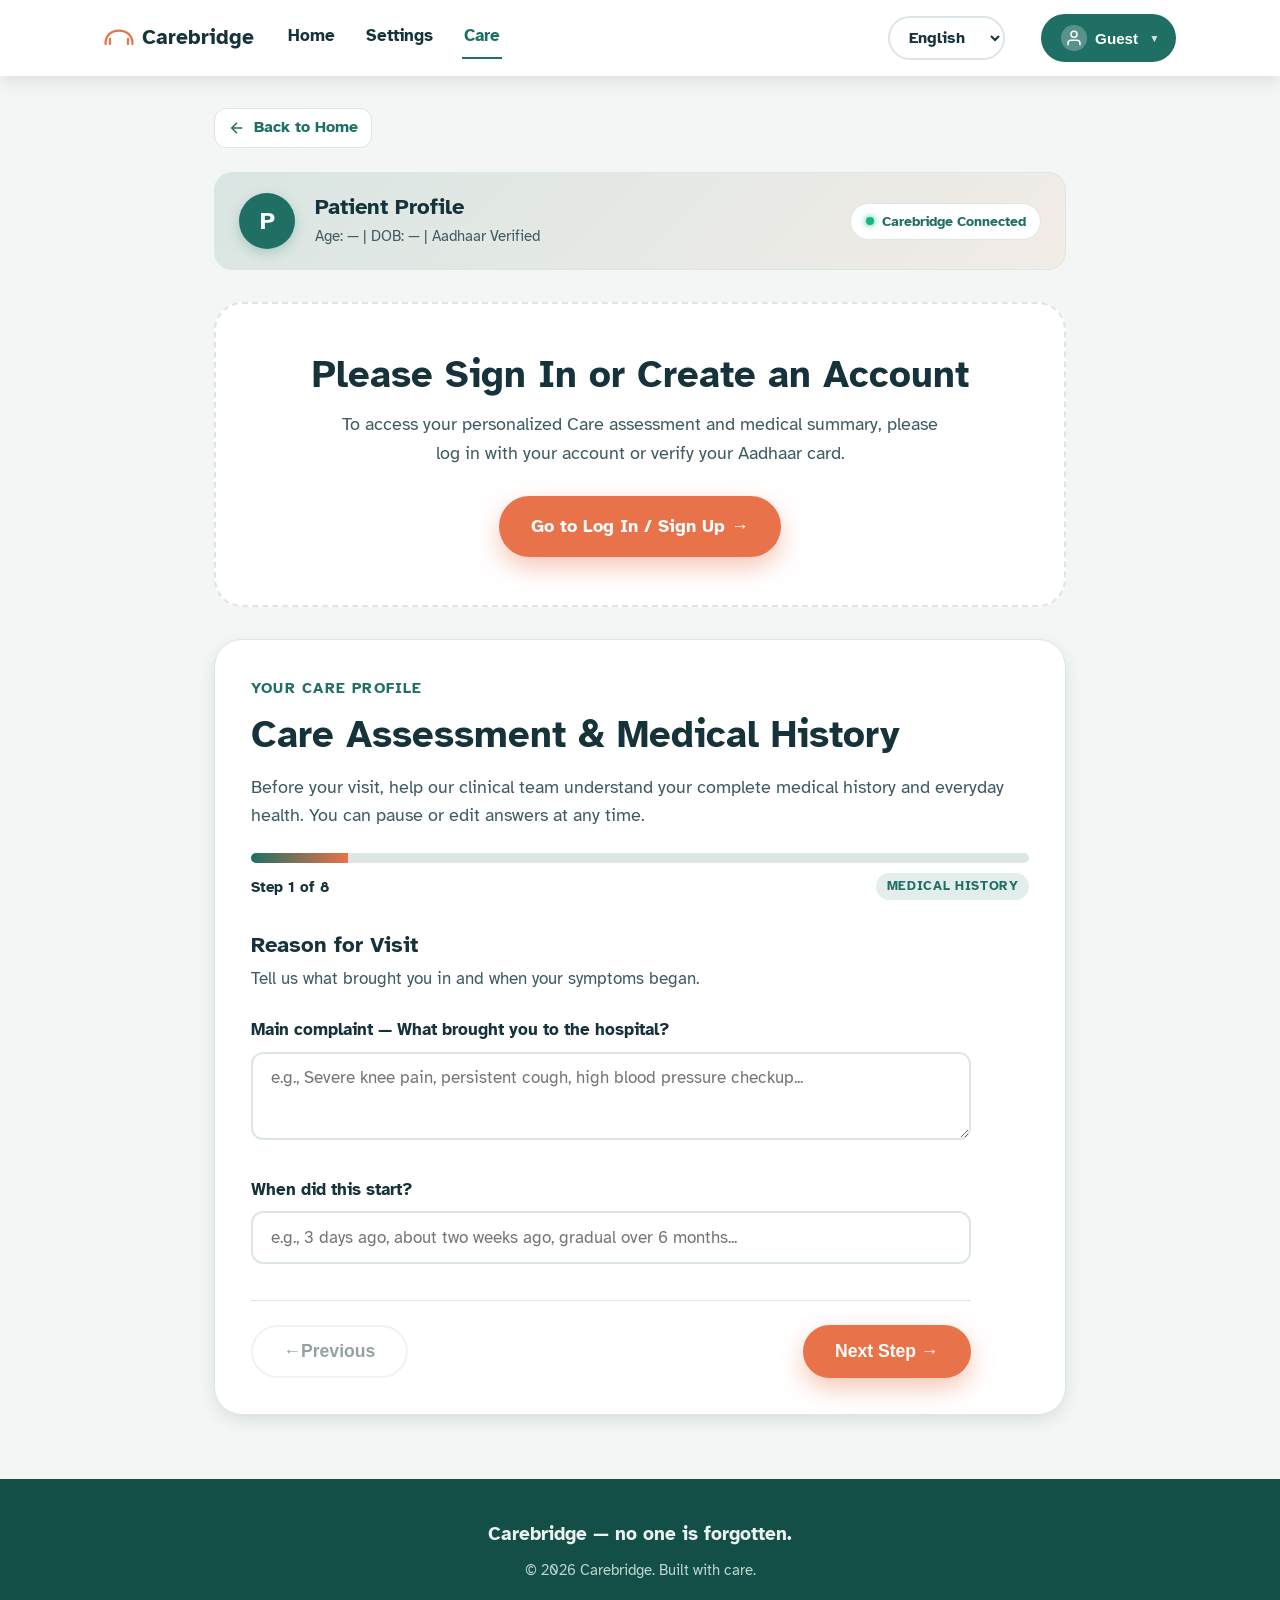
<file: care.html>
<!DOCTYPE html>
<html lang="en">
<head>
  <meta charset="UTF-8" />
  <meta name="viewport" content="width=device-width, initial-scale=1.0" />
  <title>Care Assessment & Health Summary — Carebridge</title>
  <meta name="description" content="Personalized Care assessment questionnaire and comprehensive medical summary on Carebridge." />

  <!-- Atkinson Hyperlegible Font -->
  <link rel="preconnect" href="https://fonts.googleapis.com" />
  <link rel="preconnect" href="https://fonts.gstatic.com" crossorigin />
  <link href="https://fonts.googleapis.com/css2?family=Atkinson+Hyperlegible:ital,wght@0,400;0,700;1,400&display=swap" rel="stylesheet" />

  <link rel="stylesheet" href="style.css" />
</head>
<body class="page-care">

  <!-- Skip link -->
  <a class="skip-link" href="#main" data-i18n="skip_to_content">Skip to main content</a>

  <!-- ============================= NAVIGATION ============================= -->
  <header class="nav nav--scrolled" id="nav">
    <div class="nav__inner">
      <a href="index.html" class="nav__brand">
        <span class="nav__brand-mark" aria-hidden="true">
          <svg viewBox="0 0 40 24" width="30" height="18">
            <path d="M2 20 C 2 8, 10 2, 20 2 C 30 2, 38 8, 38 20" fill="none" stroke="currentColor" stroke-width="3" stroke-linecap="round"/>
            <line x1="8" y1="20" x2="8" y2="13" stroke="currentColor" stroke-width="3" stroke-linecap="round"/>
            <line x1="32" y1="20" x2="32" y2="13" stroke="currentColor" stroke-width="3" stroke-linecap="round"/>
          </svg>
        </span>
        Carebridge
      </a>

      <nav class="nav__links" aria-label="Primary">
        <a href="index.html" data-i18n="nav_home">Home</a>
        <a href="index.html#settings" data-i18n="nav_settings">Settings</a>
        <a href="care.html" class="is-active" data-i18n="nav_care">Care</a>
      </nav>

      <div class="nav__lang">
        <label for="lang-select" class="visually-hidden" data-i18n="settings_lang_label">Language</label>
        <select id="lang-select" aria-label="Choose language">
          <option value="en" selected>English</option>
          <option value="es">Español</option>
          <option value="hi">हिन्दी</option>
          <option value="fr">Français</option>
        </select>
      </div>

      <div class="nav__auth" id="auth-container">
        <button type="button" id="auth-trigger" class="btn btn--auth is-logged-in" aria-haspopup="menu" aria-controls="user-dropdown" aria-expanded="false">
          <span class="auth-avatar" id="auth-avatar" aria-hidden="true">
            <svg viewBox="0 0 24 24" width="18" height="18" fill="none" stroke="currentColor" stroke-width="2" stroke-linecap="round" stroke-linejoin="round">
              <path d="M20 21v-2a4 4 0 0 0-4-4H8a4 4 0 0 0-4 4v2"></path>
              <circle cx="12" cy="7" r="4"></circle>
            </svg>
          </span>
          <span id="auth-trigger-label" data-i18n="auth_trigger">Patient</span>
          <span class="nav__auth-chevron" id="auth-chevron" aria-hidden="true">▼</span>
        </button>

        <!-- User Dropdown Menu -->
        <div class="user-dropdown" id="user-dropdown" role="menu" hidden>
          <div class="user-dropdown__header">
            <div class="user-dropdown__avatar" id="dropdown-avatar">P</div>
            <div class="user-dropdown__info">
              <p class="user-dropdown__name" id="dropdown-user-name">Patient Name</p>
              <p class="user-dropdown__meta" id="dropdown-user-meta">Age: — | Verified Patient</p>
            </div>
          </div>
          <div class="user-dropdown__body">
            <p class="user-dropdown__addr" id="dropdown-user-addr">—</p>
          </div>
          <div class="user-dropdown__actions">
            <button type="button" class="user-dropdown__item" id="dropdown-switch-btn" role="menuitem">
              <svg viewBox="0 0 24 24" width="16" height="16" fill="none" stroke="currentColor" stroke-width="2"><polyline points="16 3 21 3 21 8"/><line x1="4" y1="20" x2="21" y2="3"/><polyline points="21 16 21 21 16 21"/><line x1="15" y1="15" x2="21" y2="21"/><line x1="4" y1="4" x2="9" y2="9"/></svg>
              <span data-i18n="dropdown_switch">Switch Account</span>
            </button>
            <button type="button" class="user-dropdown__item user-dropdown__item--logout" id="dropdown-logout-btn" role="menuitem">
              <svg viewBox="0 0 24 24" width="16" height="16" fill="none" stroke="currentColor" stroke-width="2"><path d="M9 21H5a2 2 0 0 1-2-2V5a2 2 0 0 1 2-2h4"/><polyline points="16 17 21 12 16 7"/><line x1="21" y1="12" x2="9" y2="12"/></svg>
              <span data-i18n="dropdown_logout">Log out</span>
            </button>
          </div>
        </div>
      </div>
    </div>
  </header>

  <!-- ============================= CARE CONTENT ============================= -->
  <main id="main" class="care-main">
    <div class="section__inner care-page-inner">

      <!-- Breadcrumbs / Back navigation -->
      <div class="care-breadcrumb">
        <a href="index.html" class="care-back-link">
          <svg viewBox="0 0 24 24" width="18" height="18" fill="none" stroke="currentColor" stroke-width="2"><line x1="19" y1="12" x2="5" y2="12"/><polyline points="12 19 5 12 12 5"/></svg>
          <span data-i18n="back_to_home">Back to Home</span>
        </a>
      </div>

      <!-- Patient Banner -->
      <div class="care-patient-banner" id="care-patient-banner">
        <div class="care-patient-banner__avatar" id="care-avatar">P</div>
        <div class="care-patient-banner__details">
          <h1 class="care-patient-banner__name" id="care-patient-name">Patient Profile</h1>
          <p class="care-patient-banner__sub" id="care-patient-sub">Age: — | DOB: — | Aadhaar Verified</p>
        </div>
        <div class="care-patient-banner__badge">
          <span class="status-dot"></span> <span data-i18n="status_connected">Carebridge Connected</span>
        </div>
      </div>

      <!-- Guest Prompt (shown only if unauthenticated visitor lands here) -->
      <div class="care-guest-card" id="care-guest-card" hidden>
        <h2 data-i18n="care_guest_title">Please Sign In or Create an Account</h2>
        <p data-i18n="care_guest_desc">To access your personalized Care assessment and medical summary, please log in with your account or verify your Aadhaar card.</p>
        <a href="index.html" class="btn btn--primary" data-i18n="btn_goto_login">Go to Log In / Sign Up &rarr;</a>
      </div>

      <!-- First-time / In-progress questionnaire -->
      <div id="care-questionnaire" class="care-questionnaire">
        <div class="care-wizard-card">
          <p class="eyebrow" data-i18n="care_eyebrow">Your Care Profile</p>
          <h2 class="care-section-title" data-i18n="care_title">Care Assessment & Medical History</h2>
          <p class="care-intro" data-i18n="care_intro">Before your visit, help our clinical team understand your complete medical history and everyday health. You can pause or edit answers at any time.</p>
          
          <div class="care-progress">
            <div class="care-progress__bar"><div class="care-progress__fill" id="care-progress-fill"></div></div>
            <div class="care-progress__meta">
              <span class="care-progress__label" id="care-progress-label">Step 1 of 8</span>
              <span class="care-progress__category" id="care-progress-category">Medical History</span>
            </div>
          </div>

          <form id="care-form"></form>

          <div class="care-nav">
            <button type="button" class="btn btn--ghost-dark" id="care-back-btn">&larr; <span data-i18n="btn_prev_step">Previous</span></button>
            <button type="button" class="btn btn--primary" id="care-next-btn"><span id="care-next-label" data-i18n="btn_next_step">Next Step &rarr;</span></button>
          </div>
        </div>
      </div>

      <!-- Summary shown after submission -->
      <div id="care-summary" class="care-summary" hidden>
        <div class="care-summary__header">
          <div>
            <p class="eyebrow" data-i18n="care_summary_eyebrow">Official Health Record</p>
            <h2 data-i18n="care_summary_title">Comprehensive Health Summary</h2>
            <p class="care-summary__subtitle" id="care-summary-timestamp">Generated on —</p>
          </div>
          <div class="care-summary__actions">
            <button type="button" class="btn btn--sm btn--ghost-dark" id="care-print-btn">
              <svg viewBox="0 0 24 24" width="16" height="16" fill="none" stroke="currentColor" stroke-width="2"><polyline points="6 9 6 2 18 2 18 9"/><path d="M6 18H4a2 2 0 0 1-2-2v-5a2 2 0 0 1 2-2h16a2 2 0 0 1 2 2v5a2 2 0 0 1-2 2h-2"/><rect x="6" y="14" width="12" height="8"/></svg>
              <span data-i18n="btn_print_pdf">Print / Save PDF</span>
            </button>
            <button type="button" class="btn btn--sm btn--primary" id="care-edit-btn">
              <svg viewBox="0 0 24 24" width="16" height="16" fill="none" stroke="currentColor" stroke-width="2"><path d="M11 4H4a2 2 0 0 0-2 2v14a2 2 0 0 0 2 2h14a2 2 0 0 0 2-2v-7"/><path d="M18.5 2.5a2.121 2.121 0 0 1 3 3L12 15l-4 1 1-4 9.5-9.5z"/></svg>
              <span data-i18n="btn_edit_answers">Edit Answers</span>
            </button>
          </div>
        </div>
        
        <div id="care-summary-content" class="care-summary__grid"></div>

        <div class="care-summary-footer">
          <a href="index.html" class="btn btn--ghost-dark">
            &larr; <span data-i18n="back_to_home">Back to Home</span>
          </a>
        </div>
      </div>

    </div>
  </main>

  <!-- ============================= FOOTER ============================= -->
  <footer class="footer">
    <p class="footer__tagline" data-i18n="footer_tagline">Carebridge — no one is forgotten.</p>
    <p class="footer__rights" data-i18n="footer_rights">© 2026 Carebridge. Built with care.</p>
  </footer>

  <script src="care.js"></script>
</body>
</html>
</file>
<file: style.css>
/* =====================================================================
   CAREBRIDGE — DESIGN TOKENS
   Palette: a calm clinic teal (trust) + a sunrise coral (warmth, the
   "bridge at dawn" idea behind the brand) on a soft sage-white base.
   Typeface: Atkinson Hyperlegible everywhere — it exists specifically
   to help low-vision and struggling readers, which is the whole brief.
   ===================================================================== */
:root {
  --color-ink: #16323A;          /* primary text */
  --color-ink-soft: #3F5A61;     /* secondary text */
  --color-base: #F3F6F4;         /* page background */
  --color-surface: #FFFFFF;      /* card background */
  --color-border: #DCE6E2;

  --color-primary: #1F6F64;      /* deep teal — trust, calm */
  --color-primary-dark: #144F47;
  --color-accent: #E8734A;       /* sunrise coral — warmth, the bridge */
  --color-accent-soft: #FCE7DA;

  --font-body: "Atkinson Hyperlegible", -apple-system, "Segoe UI", sans-serif;

  --radius-lg: 28px;
  --radius-md: 18px;
  --radius-sm: 12px;

  --shadow-soft: 0 16px 40px rgba(20, 45, 50, 0.14);
  --shadow-tight: 0 6px 16px rgba(20, 45, 50, 0.10);

  --max-width: 1120px;
  --nav-height: 76px;

  --transition-fast: 0.2s ease;
  --transition-medium: 0.35s ease;
}

/* Text-size control: buttons in the Settings section change this by
   scaling the root font-size. Everything else is set in rem, so the
   entire page scales proportionally and layout never breaks. */
html { font-size: 100%; }
html.size-sm { font-size: 93.75%; }     /* ~15px */
html.size-normal { font-size: 100%; }   /* 16px  */
html.size-lg { font-size: 118.75%; }    /* ~19px */
html.size-xl { font-size: 137.5%; }     /* ~22px */

/* High-contrast mode: swap in a starker palette and thicker borders. */
body.contrast {
  --color-ink: #000000;
  --color-ink-soft: #000000;
  --color-base: #FFFFFF;
  --color-surface: #FFFFFF;
  --color-border: #000000;
  --color-primary: #004D40;
  --color-primary-dark: #00332B;
  --color-accent: #B23A00;
  --color-accent-soft: #FFE3D1;
  --shadow-soft: none;
  --shadow-tight: none;
}
body.contrast .card,
body.contrast .settings__panel,
body.contrast .problem__image img {
  border: 2px solid var(--color-border);
}

/* =====================================================================
   RESET & BASE
   ===================================================================== */
*, *::before, *::after { box-sizing: border-box; }
html, body { margin: 0; padding: 0; }

body {
  font-family: var(--font-body);
  background: var(--color-base);
  color: var(--color-ink);
  line-height: 1.6;
  font-size: 1.125rem; /* 18px base — comfortably large for aging eyes */
  -webkit-font-smoothing: antialiased;
}

img { max-width: 100%; display: block; }
a { color: inherit; }

h1, h2, h3 { line-height: 1.2; margin: 0 0 0.6em; font-weight: 700; }
h1 { font-size: clamp(2.1rem, 5vw, 3.4rem); }
h2 { font-size: clamp(1.7rem, 3.4vw, 2.4rem); }
h3 { font-size: 1.3rem; margin-bottom: 0.4em; }
p { margin: 0 0 1em; }

/* Visible, generous focus states everywhere — never removed. */
a:focus-visible,
button:focus-visible,
select:focus-visible,
input:focus-visible {
  outline: 3px solid var(--color-accent);
  outline-offset: 3px;
  border-radius: 4px;
}

.visually-hidden {
  position: absolute;
  width: 1px; height: 1px;
  overflow: hidden;
  clip: rect(0 0 0 0);
  white-space: nowrap;
}

.skip-link {
  position: absolute;
  left: 1rem; top: -3.5rem;
  background: var(--color-primary-dark);
  color: #fff;
  padding: 0.75rem 1.25rem;
  border-radius: var(--radius-sm);
  z-index: 200;
  transition: top var(--transition-fast);
}
.skip-link:focus { top: 1rem; }

.section__inner {
  max-width: var(--max-width);
  margin: 0 auto;
  padding: 0 1.5rem;
}

.eyebrow {
  text-transform: uppercase;
  letter-spacing: 0.08em;
  font-weight: 700;
  font-size: 0.95rem;
  color: var(--color-primary);
  margin: 0 0 0.75em;
}
.eyebrow--light { color: #FFE9DE; }

/* =====================================================================
   NAVIGATION — fixed, and smart: hides on scroll-down, snaps back and
   freezes at the top on scroll-up.
   ===================================================================== */
.nav {
  position: fixed;
  top: 0; left: 0; right: 0;
  height: var(--nav-height);
  z-index: 100;
  background: transparent;
  transition: transform var(--transition-medium), background-color var(--transition-medium), box-shadow var(--transition-medium);
}

/* Once the page has scrolled at all, give the bar a solid surface so
   text stays legible over whatever content sits beneath it. */
.nav.nav--scrolled {
  background: rgba(255, 255, 255, 0.92);
  backdrop-filter: blur(8px);
  box-shadow: var(--shadow-tight);
}

/* Hidden state: slides fully out of view when scrolling down. */
.nav.nav--hidden {
  transform: translateY(-100%);
}

.nav__inner {
  max-width: var(--max-width);
  height: 100%;
  margin: 0 auto;
  padding: 0 1.5rem;
  display: flex;
  align-items: center;
  gap: 1.5rem;
}

.nav__brand {
  display: flex;
  align-items: center;
  gap: 0.5rem;
  font-weight: 700;
  font-size: 1.3rem;
  text-decoration: none;
  color: var(--color-primary-dark);
  white-space: nowrap;
}
.nav__brand { color: var(--color-primary-dark); }
.nav:not(.nav--scrolled) .nav__brand { color: #fff; }
.nav__brand-mark { color: var(--color-accent); display: inline-flex; }

.nav__links {
  display: flex;
  gap: 1.75rem;
  margin-left: 0.5rem;
  flex: 1;
}
.nav__links a {
  text-decoration: none;
  font-weight: 700;
  font-size: 1.05rem;
  color: var(--color-primary-dark);
  padding: 0.4rem 0.1rem;
  border-bottom: 3px solid transparent;
  transition: border-color var(--transition-fast);
}
.nav:not(.nav--scrolled) .nav__links a { color: #fff; }
.nav__links a:hover { border-color: var(--color-accent); }

.nav__lang select {
  font-family: var(--font-body);
  font-size: 1rem;
  font-weight: 700;
  padding: 0.55rem 0.9rem;
  border-radius: 999px;
  border: 2px solid var(--color-border);
  background: var(--color-surface);
  color: var(--color-ink);
  cursor: pointer;
}
.nav:not(.nav--scrolled) .nav__lang select {
  background: rgba(255,255,255,0.95);
  border-color: rgba(255,255,255,0.6);
}

@media (max-width: 640px) {
  .nav__links { gap: 1rem; }
  .nav__links a { font-size: 0.95rem; }
  .nav__brand { font-size: 1.1rem; }
}

/* =====================================================================
   HERO
   ===================================================================== */
.hero {
  position: relative;
  min-height: 92vh;
  display: flex;
  align-items: flex-end;
  padding: calc(var(--nav-height) + 2rem) 0 5rem;
  background-image:
    linear-gradient(180deg, rgba(11, 32, 37, 0.35) 0%, rgba(11, 32, 37, 0.55) 55%, rgba(11, 32, 37, 0.88) 100%),
    url("images/bg.jpg");
  background-size: cover;
  background-position: center;
  color: #fff;
  overflow: hidden;
}

.hero__overlay { display: none; } /* overlay is handled via the gradient above */

.hero__content {
  position: relative;
  z-index: 2;
  max-width: 780px;
  margin: 0 auto;
  padding: 0 1.5rem;
  text-align: left;
}

.hero h1 {
  margin-bottom: 0.5em;
  text-shadow: 0 3px 18px rgba(0,0,0,0.4);
}

.hero__subtitle {
  font-size: 1.2rem;
  max-width: 60ch;
  color: #F3F6F4;
}

.hero__actions {
  display: flex;
  flex-wrap: wrap;
  gap: 1rem;
  margin-top: 1.75rem;
}

/* =====================================================================
   BUTTONS
   ===================================================================== */
.btn {
  display: inline-flex;
  align-items: center;
  justify-content: center;
  min-height: 3.25rem;
  padding: 0.9rem 1.9rem;
  border-radius: 999px;
  font-weight: 700;
  font-size: 1.1rem;
  text-decoration: none;
  border: 2px solid transparent;
  cursor: pointer;
  transition: transform var(--transition-fast), background-color var(--transition-fast), box-shadow var(--transition-fast);
}
.btn:hover { transform: translateY(-2px); }

.btn--primary {
  background: var(--color-accent);
  color: #fff;
  box-shadow: 0 10px 24px rgba(232, 115, 74, 0.4);
}
.btn--primary:hover { background: #d4603a; }

.btn--ghost {
  background: rgba(255,255,255,0.08);
  border-color: rgba(255,255,255,0.75);
  color: #fff;
}
.btn--ghost:hover { background: rgba(255,255,255,0.18); }

/* =====================================================================
   BRIDGE DIVIDER — the page's signature motif: a literal bridge,
   spanning from the hero down into the page (and again before the
   footer), with a small figure crossing it once on load.
   ===================================================================== */
.bridge-divider {
  position: relative;
  background: var(--color-base);
  line-height: 0;
}
.bridge-divider svg { width: 100%; height: 90px; display: block; }
.bridge-divider--flip svg { transform: scaleY(-1); }

.bridge-divider__deck { stroke: var(--color-primary); }
.bridge-divider__pylon { stroke: var(--color-accent); stroke-width: 6; stroke-linecap: round; }

.bridge-divider__walker {
  fill: var(--color-accent);
  offset-path: path("M0,150 C 260,40 500,10 720,10 C 940,10 1180,40 1440,150");
  animation: walk-bridge 5s ease-in-out 1s 1 both;
}
@keyframes walk-bridge {
  0%   { offset-distance: 0%;   opacity: 0; }
  8%   { opacity: 1; }
  92%  { opacity: 1; }
  100% { offset-distance: 100%; opacity: 0; }
}

@media (prefers-reduced-motion: reduce) {
  .bridge-divider__walker { animation: none; opacity: 0; }
}

/* =====================================================================
   SECTIONS — shared rhythm
   ===================================================================== */
.section { padding: 5rem 0; }
.section h2 { max-width: 20ch; }

/* --- The Problem --- */
.problem { background: var(--color-base); padding-top: 3.5rem; }
.problem__grid {
  display: grid;
  grid-template-columns: 0.9fr 1.1fr;
  gap: 3rem;
  align-items: center;
}
.problem__image img {
  border-radius: var(--radius-lg);
  box-shadow: var(--shadow-soft);
}
.problem__text p:last-child { font-size: 1.15rem; color: var(--color-ink-soft); max-width: 52ch; }

@media (max-width: 860px) {
  .problem__grid { grid-template-columns: 1fr; }
  .problem__image { order: -1; max-width: 420px; margin: 0 auto; }
}

/* --- How It Works (a real sequence, so numbering is meaningful) --- */
.how { background: var(--color-surface); }
.steps {
  list-style: none;
  margin: 3rem 0 0;
  padding: 0;
  display: grid;
  gap: 2rem;
}
.steps__item {
  display: grid;
  grid-template-columns: auto 1fr;
  gap: 1.5rem;
  align-items: flex-start;
}
.steps__number {
  display: flex;
  align-items: center;
  justify-content: center;
  width: 3.25rem;
  height: 3.25rem;
  flex-shrink: 0;
  border-radius: 50%;
  background: var(--color-primary);
  color: #fff;
  font-size: 1.4rem;
  font-weight: 700;
}
.steps__item h3 { margin-bottom: 0.2em; }
.steps__item p { color: var(--color-ink-soft); max-width: 60ch; }

/* --- Built For You --- */
.for { background: var(--color-base); }
.cards {
  margin-top: 2.5rem;
  display: grid;
  grid-template-columns: repeat(3, 1fr);
  gap: 1.75rem;
}
.card {
  background: var(--color-surface);
  border: 1px solid var(--color-border);
  border-radius: var(--radius-md);
  padding: 2rem;
  box-shadow: var(--shadow-tight);
}
.card__icon {
  width: 3.25rem; height: 3.25rem;
  display: flex; align-items: center; justify-content: center;
  border-radius: 50%;
  background: var(--color-accent-soft);
  color: var(--color-accent);
  margin-bottom: 1.1rem;
}
.card p { color: var(--color-ink-soft); margin: 0; }

@media (max-width: 860px) {
  .cards { grid-template-columns: 1fr; }
}

/* --- Settings --- */
.settings { background: var(--color-surface); }
.settings__panel {
  background: var(--color-base);
  border: 1px solid var(--color-border);
  border-radius: var(--radius-lg);
  padding: 2.5rem;
  max-width: 760px;
}
.settings__row {
  display: flex;
  flex-wrap: wrap;
  align-items: center;
  justify-content: space-between;
  gap: 1rem;
  padding: 1.4rem 0;
  border-top: 1px solid var(--color-border);
}
.settings__row:first-of-type { border-top: none; padding-top: 0; }
.settings__label { font-weight: 700; font-size: 1.1rem; }
.settings__hint { margin: 0.2rem 0 0; color: var(--color-ink-soft); max-width: 42ch; }

.settings__buttons { display: flex; flex-wrap: wrap; gap: 0.6rem; }
.size-btn {
  font-family: var(--font-body);
  font-weight: 700;
  padding: 0.6rem 1.1rem;
  border-radius: 999px;
  border: 2px solid var(--color-border);
  background: var(--color-surface);
  color: var(--color-ink);
  cursor: pointer;
  transition: background-color var(--transition-fast), color var(--transition-fast), border-color var(--transition-fast);
}
.size-btn.is-active,
.size-btn:hover {
  background: var(--color-primary);
  border-color: var(--color-primary);
  color: #fff;
}

.switch { position: relative; display: inline-block; width: 3.4rem; height: 2rem; cursor: pointer; }
.switch input { position: absolute; opacity: 0; width: 100%; height: 100%; margin: 0; cursor: pointer; }
.switch__track {
  position: absolute; inset: 0;
  background: var(--color-border);
  border-radius: 999px;
  transition: background-color var(--transition-fast);
}
.switch__thumb {
  position: absolute; top: 3px; left: 3px;
  width: calc(2rem - 6px); height: calc(2rem - 6px);
  background: #fff;
  border-radius: 50%;
  box-shadow: var(--shadow-tight);
  transition: transform var(--transition-fast);
}
.switch input:checked + .switch__track { background: var(--color-primary); }
.switch input:checked + .switch__track .switch__thumb { transform: translateX(1.4rem); }
.switch input:focus-visible + .switch__track { outline: 3px solid var(--color-accent); outline-offset: 3px; }

/* =====================================================================
   FOOTER
   ===================================================================== */
.footer {
  background: var(--color-primary-dark);
  color: #EAF3F1;
  text-align: center;
  padding: 2.5rem 1.5rem 3rem;
}
.footer__tagline { font-weight: 700; font-size: 1.2rem; margin-bottom: 0.4em; }
.footer__rights { margin: 0; color: #BFD6D1; font-size: 0.95rem; }

/* =====================================================================
   REDUCED MOTION — respected globally
   ===================================================================== */
@media (prefers-reduced-motion: reduce) {
  * { animation-duration: 0.001ms !important; animation-iteration-count: 1 !important; transition-duration: 0.001ms !important; scroll-behavior: auto !important; }
}

/* =====================================================================
   AUTH — nav trigger, user dropdown, modal, scanner animation, consent
   ===================================================================== */
.is-hidden { display: none !important; }

.nav__auth {
  position: relative;
  flex-shrink: 0;
  margin-left: 0.75rem;
}

.btn--auth {
  display: inline-flex;
  align-items: center;
  gap: 0.5rem;
  min-height: 2.6rem;
  padding: 0.55rem 1.15rem;
  font-size: 0.95rem;
  font-weight: 700;
  background: var(--color-primary);
  color: #fff;
  border: 2px solid transparent;
  border-radius: 999px;
  cursor: pointer;
  transition: all var(--transition-fast);
}
.btn--auth:hover { background: var(--color-primary-dark); transform: translateY(-1px); }

.nav:not(.nav--scrolled) .btn--auth {
  background: rgba(255, 255, 255, 0.18);
  border: 2px solid rgba(255, 255, 255, 0.8);
  backdrop-filter: blur(8px);
}
.nav:not(.nav--scrolled) .btn--auth:hover {
  background: rgba(255, 255, 255, 0.28);
}

.btn--auth.is-logged-in {
  background: var(--color-accent);
  color: #fff;
  border-color: transparent;
  padding-right: 0.9rem;
}
.btn--auth.is-logged-in:hover {
  background: #d4603a;
}

.auth-avatar {
  display: inline-flex;
  align-items: center;
  justify-content: center;
  width: 1.6rem;
  height: 1.6rem;
  border-radius: 50%;
  background: rgba(255, 255, 255, 0.25);
  font-size: 0.85rem;
}

.nav__auth-chevron {
  font-size: 0.65rem;
  opacity: 0.8;
  margin-left: 0.2rem;
  transition: transform var(--transition-fast);
}
.btn--auth[aria-expanded="true"] .nav__auth-chevron {
  transform: rotate(180deg);
}

/* User Dropdown Menu */
.user-dropdown {
  position: absolute;
  top: calc(100% + 0.6rem);
  right: 0;
  width: 320px;
  background: var(--color-surface);
  border-radius: var(--radius-md);
  box-shadow: var(--shadow-soft), 0 0 0 1px var(--color-border);
  z-index: 250;
  overflow: hidden;
  animation: dropdownFadeIn 0.2s ease-out;
}
@keyframes dropdownFadeIn {
  from { opacity: 0; transform: translateY(-6px); }
  to { opacity: 1; transform: translateY(0); }
}

.user-dropdown__header {
  display: flex;
  align-items: center;
  gap: 0.75rem;
  padding: 1.1rem 1.15rem;
  background: linear-gradient(135deg, rgba(31, 111, 100, 0.08), rgba(232, 115, 74, 0.08));
  border-bottom: 1px solid var(--color-border);
}
.user-dropdown__avatar {
  width: 2.75rem;
  height: 2.75rem;
  border-radius: 50%;
  background: var(--color-primary);
  color: #fff;
  font-weight: 700;
  font-size: 1.2rem;
  display: flex;
  align-items: center;
  justify-content: center;
  flex-shrink: 0;
}
.user-dropdown__info { overflow: hidden; }
.user-dropdown__name {
  font-weight: 700;
  font-size: 1.05rem;
  margin: 0;
  color: var(--color-ink);
  white-space: nowrap;
  overflow: hidden;
  text-overflow: ellipsis;
}
.user-dropdown__meta {
  font-size: 0.85rem;
  color: var(--color-ink-soft);
  margin: 0.15rem 0 0;
}
.user-dropdown__body {
  padding: 0.75rem 1.15rem;
  background: var(--color-base);
  border-bottom: 1px solid var(--color-border);
}
.user-dropdown__addr {
  font-size: 0.85rem;
  color: var(--color-ink-soft);
  margin: 0;
  line-height: 1.4;
}
.user-dropdown__actions {
  padding: 0.5rem;
  display: flex;
  flex-direction: column;
  gap: 0.2rem;
}
.user-dropdown__item {
  display: flex;
  align-items: center;
  gap: 0.7rem;
  padding: 0.65rem 0.85rem;
  border-radius: var(--radius-sm);
  color: var(--color-ink);
  text-decoration: none;
  font-size: 0.95rem;
  font-weight: 700;
  border: none;
  background: transparent;
  width: 100%;
  text-align: left;
  cursor: pointer;
  transition: background var(--transition-fast);
}
.user-dropdown__item:hover {
  background: rgba(31, 111, 100, 0.09);
  color: var(--color-primary);
}
.user-dropdown__item--logout {
  color: #B23A00;
  border-top: 1px solid var(--color-border);
  margin-top: 0.2rem;
  padding-top: 0.75rem;
}
.user-dropdown__item--logout:hover {
  background: rgba(178, 58, 0, 0.08);
  color: #8C2D00;
}

/* Modal Styling */
.modal-backdrop {
  position: fixed; inset: 0;
  background: rgba(15, 30, 34, 0.6);
  backdrop-filter: blur(4px);
  z-index: 300;
}
.modal {
  position: fixed;
  top: 50%; left: 50%;
  transform: translate(-50%, -50%);
  width: min(92vw, 500px);
  max-height: 90vh;
  overflow-y: auto;
  background: var(--color-surface);
  border-radius: var(--radius-lg);
  box-shadow: 0 24px 60px rgba(15, 30, 34, 0.25);
  padding: 2.25rem 2rem 2rem;
  z-index: 301;
}
.modal__close {
  position: absolute; top: 1rem; right: 1rem;
  width: 2.25rem; height: 2.25rem;
  border-radius: 50%;
  border: none;
  background: var(--color-base);
  color: var(--color-ink);
  font-size: 1.4rem;
  line-height: 1;
  cursor: pointer;
  transition: background var(--transition-fast);
}
.modal__close:hover { background: #e2ebe8; }

.modal__badge {
  display: inline-block;
  font-size: 0.8rem;
  font-weight: 700;
  text-transform: uppercase;
  letter-spacing: 0.05em;
  background: rgba(31, 111, 100, 0.12);
  color: var(--color-primary);
  padding: 0.3rem 0.75rem;
  border-radius: 999px;
  margin-bottom: 0.85rem;
}
.modal__step-pill {
  display: inline-block;
  font-size: 0.82rem;
  font-weight: 700;
  color: var(--color-accent);
  background: var(--color-accent-soft);
  padding: 0.3rem 0.8rem;
  border-radius: 999px;
  margin-bottom: 0.75rem;
}
.modal__panel h2 { margin-bottom: 0.35em; font-size: 1.6rem; }
.modal__hint { color: var(--color-ink-soft); margin-bottom: 1.4rem; font-size: 1rem; }
.modal__choice-actions { display: flex; flex-direction: column; gap: 0.9rem; margin-top: 0.5rem; }
.modal__notice {
  background: var(--color-base);
  border-left: 3px solid var(--color-primary);
  padding: 0.75rem 1rem;
  border-radius: 0 var(--radius-sm) var(--radius-sm) 0;
  font-size: 0.88rem;
  color: var(--color-ink-soft);
  margin-top: 1.25rem;
}
.modal__notice p { margin: 0; }
.modal__error { color: #B23A00; font-weight: 700; margin-top: 1rem; font-size: 0.95rem; }
.modal__link-btn {
  display: inline-block;
  margin-top: 1.25rem;
  background: none; border: none;
  color: var(--color-primary);
  font-family: var(--font-body);
  font-weight: 700;
  font-size: 0.95rem;
  cursor: pointer;
  padding: 0.3rem 0;
}
.modal__link-btn:hover { text-decoration: underline; }

/* Buttons & Elements */
.btn--lg {
  padding: 0.85rem 1.4rem;
  font-size: 1.05rem;
  display: inline-flex;
  align-items: center;
  justify-content: center;
  gap: 0.6rem;
}
.btn--full { width: 100%; }
.btn--sm {
  padding: 0.45rem 0.9rem;
  font-size: 0.9rem;
}
.btn--text-accent {
  background: transparent;
  color: var(--color-primary);
  border: 1px dashed var(--color-primary);
  border-radius: var(--radius-sm);
  cursor: pointer;
}
.btn--text-accent:hover {
  background: rgba(31, 111, 100, 0.08);
}
.modal__sample-action {
  margin: 0 0 1rem;
  text-align: center;
}

.btn--ghost-dark {
  background: var(--color-surface);
  border: 2px solid var(--color-border);
  color: var(--color-ink);
}
.btn--ghost-dark:hover { border-color: var(--color-primary); }

.btn--google {
  width: 100%;
  background: #fff;
  border: 2px solid var(--color-border);
  color: var(--color-ink);
  font-size: 1.05rem;
  font-weight: 700;
  padding: 0.8rem 1.2rem;
  display: flex;
  align-items: center;
  justify-content: center;
  gap: 0.75rem;
  border-radius: var(--radius-md);
  cursor: pointer;
  box-shadow: 0 2px 6px rgba(0, 0, 0, 0.06);
  transition: all var(--transition-fast);
}
.btn--google:hover { border-color: var(--color-ink); transform: translateY(-1px); }
.btn--google:disabled { opacity: 0.45; cursor: not-allowed; transform: none; box-shadow: none; }
.google-g {
  display: inline-flex; align-items: center; justify-content: center;
  width: 1.5rem; height: 1.5rem;
  border-radius: 50%;
  background: #4285F4;
  color: #fff;
  font-weight: 700;
  font-size: 0.95rem;
}

/* Upload Dropzone & Scanner Overlay */
.upload-drop {
  display: block;
  border: 2px dashed var(--color-primary);
  background: rgba(31, 111, 100, 0.03);
  border-radius: var(--radius-md);
  padding: 1.5rem 1rem;
  cursor: pointer;
  margin-bottom: 1rem;
  transition: all var(--transition-fast);
  text-align: center;
}
.upload-drop:hover {
  background: rgba(31, 111, 100, 0.08);
  border-color: var(--color-primary-dark);
}
.upload-drop__content {
  display: flex;
  flex-direction: column;
  align-items: center;
  gap: 0.4rem;
}
.upload-drop__icon { color: var(--color-primary); }
#upload-drop-text { font-weight: 700; color: var(--color-ink); font-size: 1rem; }
.upload-drop__sub { font-size: 0.85rem; color: var(--color-ink-soft); }

.upload-preview-container {
  position: relative;
  width: 100%;
  border-radius: var(--radius-md);
  overflow: hidden;
  margin-bottom: 1.25rem;
  border: 2px solid var(--color-border);
  box-shadow: var(--shadow-tight);
}
.upload-preview {
  width: 100%;
  max-height: 220px;
  object-fit: cover;
  display: block;
}
.scanner-laser {
  position: absolute;
  inset: 0;
  background: rgba(31, 111, 100, 0.2);
  display: flex;
  flex-direction: column;
  justify-content: space-between;
  pointer-events: none;
}
.scanner-laser__beam {
  height: 3px;
  width: 100%;
  background: linear-gradient(90deg, transparent, #E8734A, #FFE9DE, #E8734A, transparent);
  box-shadow: 0 0 12px 3px #E8734A;
  animation: scanMove 1.5s infinite ease-in-out alternate;
}
@keyframes scanMove {
  from { transform: translateY(0); }
  to { transform: translateY(200px); }
}
.scanner-laser__text {
  align-self: center;
  margin-bottom: 0.75rem;
  background: rgba(15, 30, 34, 0.85);
  color: #fff;
  font-size: 0.85rem;
  font-weight: 700;
  padding: 0.35rem 0.85rem;
  border-radius: 999px;
  letter-spacing: 0.02em;
}
.modal__scan-status {
  margin-top: 0.75rem;
  color: var(--color-primary);
  font-weight: 700;
  min-height: 1.4em;
  text-align: center;
  font-size: 0.95rem;
}

/* Review Extracted Data Card */
.review-card {
  background: var(--color-base);
  border: 1px solid var(--color-border);
  border-radius: var(--radius-md);
  padding: 1rem 1.25rem;
  margin-bottom: 1.25rem;
}
.review-field {
  padding: 0.6rem 0;
  border-bottom: 1px solid var(--color-border);
}
.review-field:last-child { border-bottom: none; }
.review-grid-2 {
  display: grid;
  grid-template-columns: 1fr 1fr;
  gap: 1rem;
  border-bottom: 1px solid var(--color-border);
}
.review-grid-2 .review-field { border-bottom: none; }

.review-field__label {
  display: flex;
  align-items: center;
  justify-content: space-between;
  font-size: 0.82rem;
  color: var(--color-ink-soft);
  font-weight: 700;
  text-transform: uppercase;
  letter-spacing: 0.04em;
  margin-bottom: 0.25rem;
}
.review-field__value {
  font-weight: 700;
  color: var(--color-ink);
  font-size: 1.05rem;
}
.review-field__value--highlight {
  color: var(--color-primary);
  font-size: 1.15rem;
}

.review-input {
  width: 100%;
  border: 1px solid var(--color-border);
  border-radius: var(--radius-sm);
  padding: 0.5rem 0.75rem;
  font-family: var(--font-body);
  font-size: 1rem;
  font-weight: 700;
  color: var(--color-ink);
  background: var(--color-surface);
  transition: border-color var(--transition-fast);
}
.review-input:focus-visible {
  outline: 2px solid var(--color-accent);
  border-color: var(--color-primary);
}
.review-input--textarea {
  resize: vertical;
  min-height: 3.5rem;
  font-weight: 400;
}

.scan-progress-box {
  margin: 1rem 0;
}
.scan-progress-bar {
  height: 8px;
  background: var(--color-border);
  border-radius: 999px;
  overflow: hidden;
}
.scan-progress-fill {
  height: 100%;
  width: 0%;
  background: linear-gradient(90deg, var(--color-primary), var(--color-accent));
  transition: width 0.3s ease;
}

.badge-verified {
  font-size: 0.72rem;
  font-weight: 700;
  background: rgba(31, 111, 100, 0.15);
  color: var(--color-primary);
  padding: 0.15rem 0.5rem;
  border-radius: 999px;
}
.badge-calc {
  font-size: 0.72rem;
  font-weight: 700;
  background: var(--color-accent-soft);
  color: #B23A00;
  padding: 0.15rem 0.5rem;
  border-radius: 999px;
}

/* Care Webpage Specific Layout */
.page-care {
  background: var(--color-base);
  min-height: 100vh;
}
.page-care .nav {
  background: var(--color-surface);
  box-shadow: var(--shadow-tight);
}
.page-care .nav__brand,
.page-care .nav__links a,
.page-care .btn--auth {
  color: var(--color-ink);
}
.page-care .btn--auth {
  background: var(--color-primary);
  color: #fff;
}
.nav__links a.is-active {
  color: var(--color-primary);
  font-weight: 700;
  border-bottom: 2px solid var(--color-primary);
  padding-bottom: 2px;
}

.care-main {
  padding-top: calc(var(--nav-height) + 2rem);
  padding-bottom: 4rem;
}
.care-page-inner {
  max-width: 900px;
}
.care-breadcrumb {
  margin-bottom: 1.5rem;
}
.care-back-link {
  display: inline-flex;
  align-items: center;
  gap: 0.5rem;
  color: var(--color-primary);
  font-weight: 700;
  text-decoration: none;
  font-size: 1rem;
  padding: 0.4rem 0.8rem;
  border-radius: var(--radius-sm);
  background: var(--color-surface);
  border: 1px solid var(--color-border);
  transition: all var(--transition-fast);
}
.care-back-link:hover {
  background: rgba(31, 111, 100, 0.08);
  transform: translateX(-2px);
}
.care-section-title {
  margin-bottom: 0.4em;
}

.care-guest-card {
  background: var(--color-surface);
  border: 2px dashed var(--color-border);
  border-radius: var(--radius-lg);
  padding: 3rem 2rem;
  text-align: center;
  margin: 2rem 0;
}
.care-guest-card h2 {
  color: var(--color-ink);
  margin-bottom: 0.75rem;
}
.care-guest-card p {
  color: var(--color-ink-soft);
  max-width: 50ch;
  margin: 0 auto 1.75rem;
}
.care-summary-footer {
  margin-top: 2rem;
  padding-top: 1.5rem;
  border-top: 1px solid var(--color-border);
}

/* Consent Box */
.consent-box {
  background: #FFF9F5;
  border: 1px solid #FCE7DA;
  border-radius: var(--radius-sm);
  padding: 0.9rem 1rem;
  margin-bottom: 1.25rem;
}
.consent-row {
  display: flex;
  align-items: flex-start;
  gap: 0.75rem;
  cursor: pointer;
}
.consent-row input {
  margin-top: 0.25rem;
  width: 1.3rem;
  height: 1.3rem;
  flex-shrink: 0;
  accent-color: var(--color-accent);
}
.consent-text {
  font-size: 0.92rem;
  color: var(--color-ink);
  line-height: 1.45;
}
.consent-subnote {
  font-size: 0.82rem;
  color: var(--color-ink-soft);
  text-align: center;
  margin: 0.6rem 0 0;
}

/* =====================================================================
   CARE SECTION — patient banner, questionnaire wizard, summary grid
   ===================================================================== */
.care {
  background: var(--color-surface);
  position: relative;
}

.care-patient-banner {
  display: flex;
  align-items: center;
  gap: 1.25rem;
  background: linear-gradient(135deg, rgba(31, 111, 100, 0.12), rgba(232, 115, 74, 0.08));
  border: 1px solid var(--color-border);
  border-radius: var(--radius-md);
  padding: 1.25rem 1.5rem;
  margin-bottom: 2rem;
}
.care-patient-banner__avatar {
  width: 3.5rem;
  height: 3.5rem;
  border-radius: 50%;
  background: var(--color-primary);
  color: #fff;
  font-size: 1.5rem;
  font-weight: 700;
  display: flex;
  align-items: center;
  justify-content: center;
  flex-shrink: 0;
  box-shadow: 0 4px 12px rgba(31, 111, 100, 0.25);
}
.care-patient-banner__name {
  margin: 0;
  font-size: 1.35rem;
  color: var(--color-ink);
}
.care-patient-banner__sub {
  margin: 0.25rem 0 0;
  font-size: 0.95rem;
  color: var(--color-ink-soft);
}
.care-patient-banner__badge {
  margin-left: auto;
  display: inline-flex;
  align-items: center;
  gap: 0.5rem;
  background: var(--color-surface);
  border: 1px solid var(--color-border);
  padding: 0.4rem 0.9rem;
  border-radius: 999px;
  font-size: 0.85rem;
  font-weight: 700;
  color: var(--color-primary);
}
.status-dot {
  width: 8px;
  height: 8px;
  border-radius: 50%;
  background: #10B981;
  box-shadow: 0 0 6px #10B981;
}

.care-wizard-card {
  background: var(--color-surface);
  border: 1px solid var(--color-border);
  border-radius: var(--radius-lg);
  padding: 2.25rem;
  box-shadow: var(--shadow-tight);
}
.care-intro {
  max-width: 68ch;
  color: var(--color-ink-soft);
  font-size: 1.1rem;
  margin-bottom: 1.5rem;
}

.care-progress {
  margin: 1.5rem 0 2rem;
  max-width: 100%;
}
.care-progress__bar {
  height: 10px;
  border-radius: 999px;
  background: var(--color-border);
  overflow: hidden;
}
.care-progress__fill {
  height: 100%;
  width: 12.5%;
  background: linear-gradient(90deg, var(--color-primary), var(--color-accent));
  transition: width var(--transition-medium);
}
.care-progress__meta {
  display: flex;
  justify-content: space-between;
  align-items: center;
  margin-top: 0.6rem;
}
.care-progress__label {
  color: var(--color-ink);
  font-weight: 700;
  font-size: 0.95rem;
}
.care-progress__category {
  font-size: 0.82rem;
  font-weight: 700;
  text-transform: uppercase;
  letter-spacing: 0.05em;
  background: rgba(31, 111, 100, 0.12);
  color: var(--color-primary);
  padding: 0.2rem 0.65rem;
  border-radius: 999px;
}

.care-step__title { margin-bottom: 0.3em; font-size: 1.4rem; }
.care-step__desc { color: var(--color-ink-soft); margin-bottom: 1.5rem; font-size: 1.05rem; }
.care-field { margin-bottom: 1.75rem; max-width: 720px; }
.care-field label,
.care-field legend {
  display: block;
  font-weight: 700;
  margin-bottom: 0.5rem;
  padding: 0;
  color: var(--color-ink);
  font-size: 1.05rem;
}
.care-field input[type="text"],
.care-field textarea,
.care-field select {
  width: 100%;
  font-family: var(--font-body);
  font-size: 1.05rem;
  padding: 0.85rem 1.1rem;
  border-radius: var(--radius-sm);
  border: 2px solid var(--color-border);
  background: var(--color-surface);
  color: var(--color-ink);
  transition: border-color var(--transition-fast);
}
.care-field textarea { min-height: 5.5rem; resize: vertical; }
.care-field input[type="text"]:focus-visible,
.care-field textarea:focus-visible,
.care-field select:focus-visible {
  outline: 3px solid var(--color-accent);
  outline-offset: 2px;
  border-color: var(--color-primary);
}

.care-checkgrid {
  display: grid;
  grid-template-columns: repeat(auto-fill, minmax(200px, 1fr));
  gap: 0.75rem 1.25rem;
}
.care-check {
  display: flex;
  align-items: center;
  gap: 0.65rem;
  font-weight: 400;
  cursor: pointer;
  padding: 0.4rem 0;
}
.care-check input {
  width: 1.25rem;
  height: 1.25rem;
  flex-shrink: 0;
  accent-color: var(--color-primary);
}

.care-radiorow {
  display: flex;
  flex-wrap: wrap;
  gap: 0.75rem;
}
.care-radiorow label {
  display: inline-flex;
  align-items: center;
  gap: 0.6rem;
  font-weight: 700;
  font-size: 0.95rem;
  padding: 0.65rem 1.2rem;
  border: 2px solid var(--color-border);
  border-radius: 999px;
  cursor: pointer;
  margin: 0;
  transition: all var(--transition-fast);
}
.care-radiorow input { width: 1.1rem; height: 1.1rem; accent-color: var(--color-primary); }
.care-radiorow label:has(input:checked) {
  background: var(--color-accent-soft);
  border-color: var(--color-accent);
  color: var(--color-ink);
}

.care-nav {
  display: flex;
  justify-content: space-between;
  max-width: 720px;
  margin-top: 2.25rem;
  padding-top: 1.5rem;
  border-top: 1px solid var(--color-border);
}
.care-nav .btn:disabled { opacity: 0.45; cursor: not-allowed; transform: none; }

/* Care Summary Dashboard */
.care-summary {
  background: var(--color-surface);
  border: 1px solid var(--color-border);
  border-radius: var(--radius-lg);
  padding: 2.25rem;
  box-shadow: var(--shadow-tight);
}
.care-summary__header {
  display: flex;
  align-items: center;
  justify-content: space-between;
  flex-wrap: wrap;
  gap: 1.25rem;
  margin-bottom: 2rem;
  padding-bottom: 1.5rem;
  border-bottom: 2px solid var(--color-border);
}
.care-summary__header h3 {
  margin: 0;
  font-size: 1.5rem;
}
.care-summary__subtitle {
  margin: 0.25rem 0 0;
  font-size: 0.9rem;
  color: var(--color-ink-soft);
}
.care-summary__actions {
  display: flex;
  gap: 0.75rem;
}

.care-summary__grid {
  display: grid;
  grid-template-columns: repeat(auto-fit, minmax(320px, 1fr));
  gap: 1.5rem;
}
.care-summary-card {
  background: var(--color-base);
  border: 1px solid var(--color-border);
  border-radius: var(--radius-md);
  padding: 1.4rem 1.5rem;
  display: flex;
  flex-direction: column;
}
.care-summary-card__title {
  display: flex;
  align-items: center;
  gap: 0.5rem;
  color: var(--color-primary);
  font-size: 1.05rem;
  font-weight: 700;
  text-transform: uppercase;
  letter-spacing: 0.04em;
  margin: 0 0 1rem;
  padding-bottom: 0.6rem;
  border-bottom: 2px solid rgba(31, 111, 100, 0.15);
}
.care-summary-item {
  display: flex;
  flex-direction: column;
  gap: 0.25rem;
  padding: 0.65rem 0;
  border-bottom: 1px solid var(--color-border);
}
.care-summary-item:last-child { border-bottom: none; }
.care-summary-item dt {
  font-size: 0.88rem;
  color: var(--color-ink-soft);
  font-weight: 700;
}
.care-summary-item dd {
  margin: 0;
  font-size: 1.02rem;
  font-weight: 700;
  color: var(--color-ink);
}
.allergy-alert {
  background: #FFF0ED;
  border-left: 3px solid #E8734A;
  padding: 0.4rem 0.75rem;
  border-radius: 0 var(--radius-sm) var(--radius-sm) 0;
}

/* Print styling */
@media print {
  body { background: #fff; color: #000; font-size: 12pt; }
  .nav, .hero, .problem, .how, .for, .settings, .footer, .bridge-divider, .care-summary__actions, .modal-backdrop, .modal {
    display: none !important;
  }
  .section.care { display: block !important; }
  .care-summary { border: none; box-shadow: none; padding: 0; }
  .care-summary__grid { display: block; }
  .care-summary-card { break-inside: avoid; border: 1px solid #ccc; margin-bottom: 1rem; }
}

@media (max-width: 640px) {
  .modal { padding: 1.75rem 1.25rem 1.5rem; }
  .review-grid-2 { grid-template-columns: 1fr; gap: 0; }
  .care-wizard-card, .care-summary { padding: 1.5rem 1.25rem; }
  .care-patient-banner { flex-direction: column; align-items: flex-start; }
  .care-patient-banner__badge { margin-left: 0; }
  .care-summary__header { flex-direction: column; align-items: flex-start; }
}
</file>
